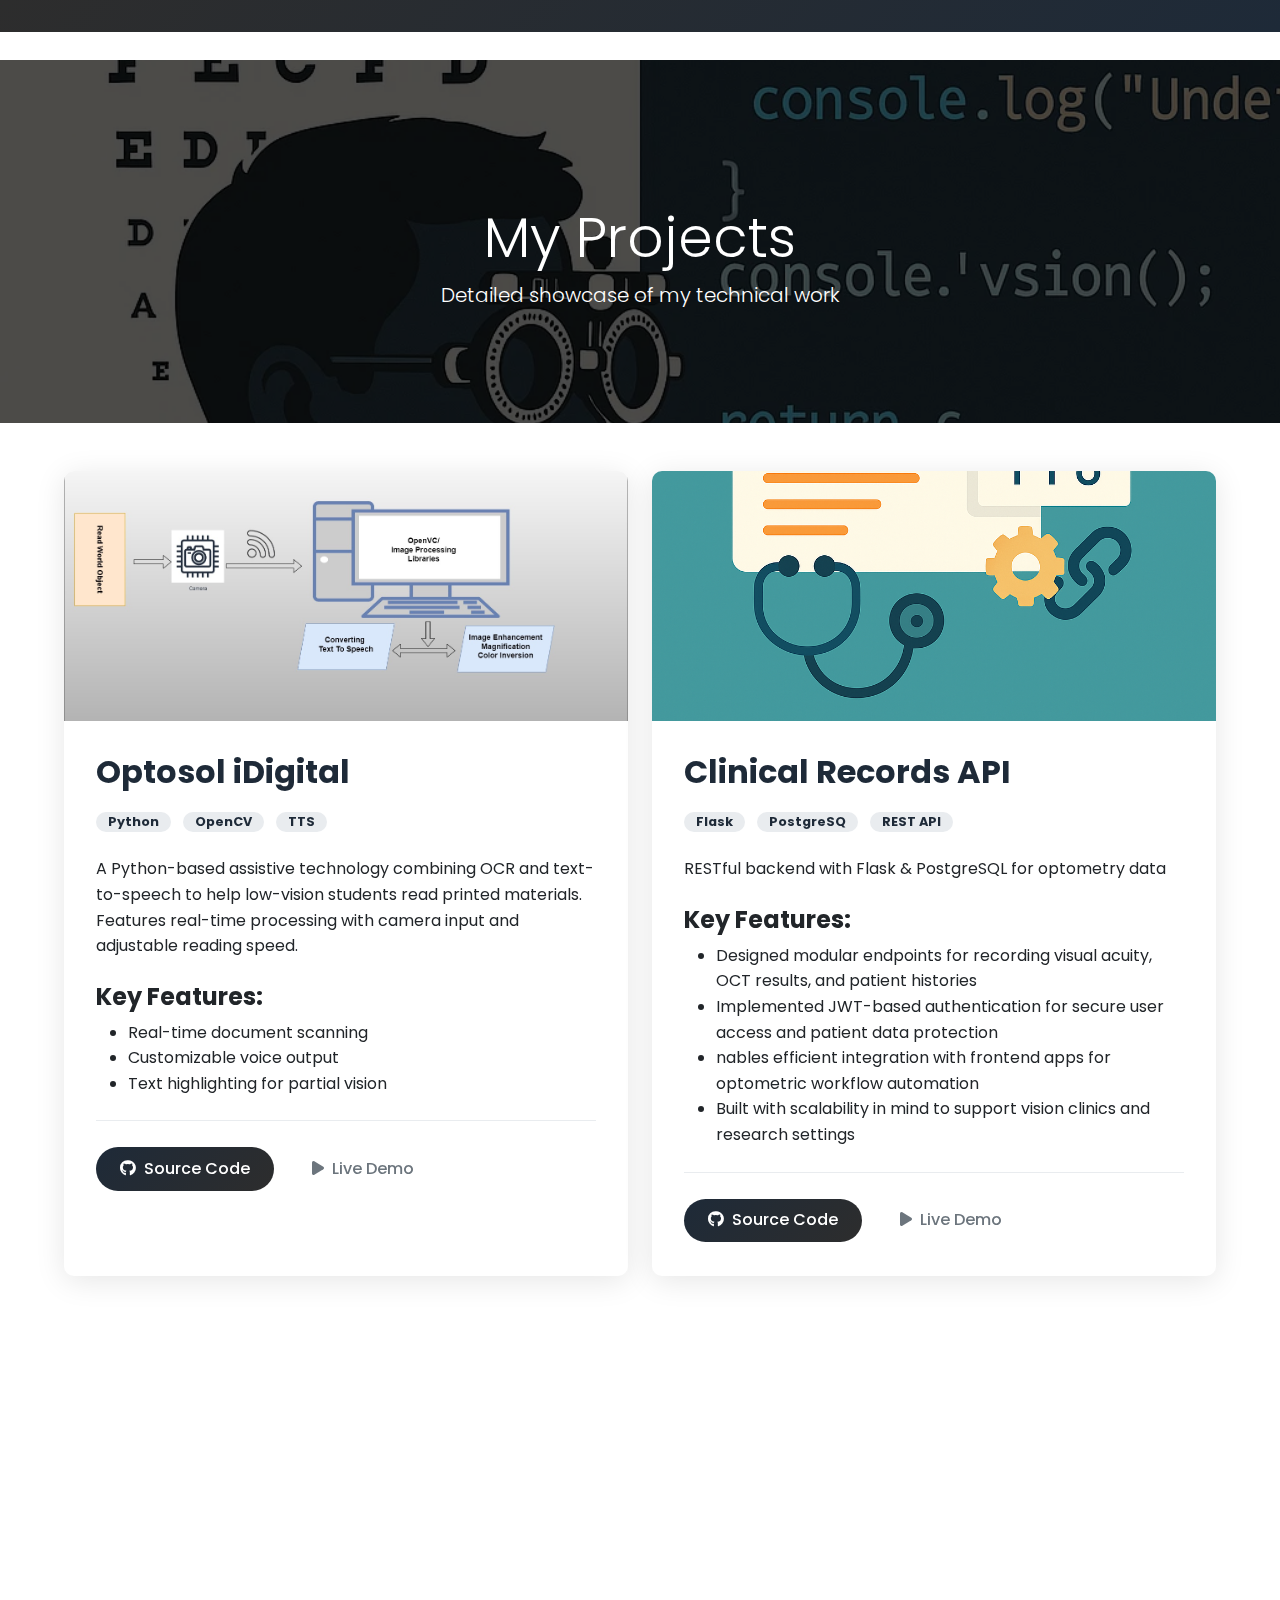
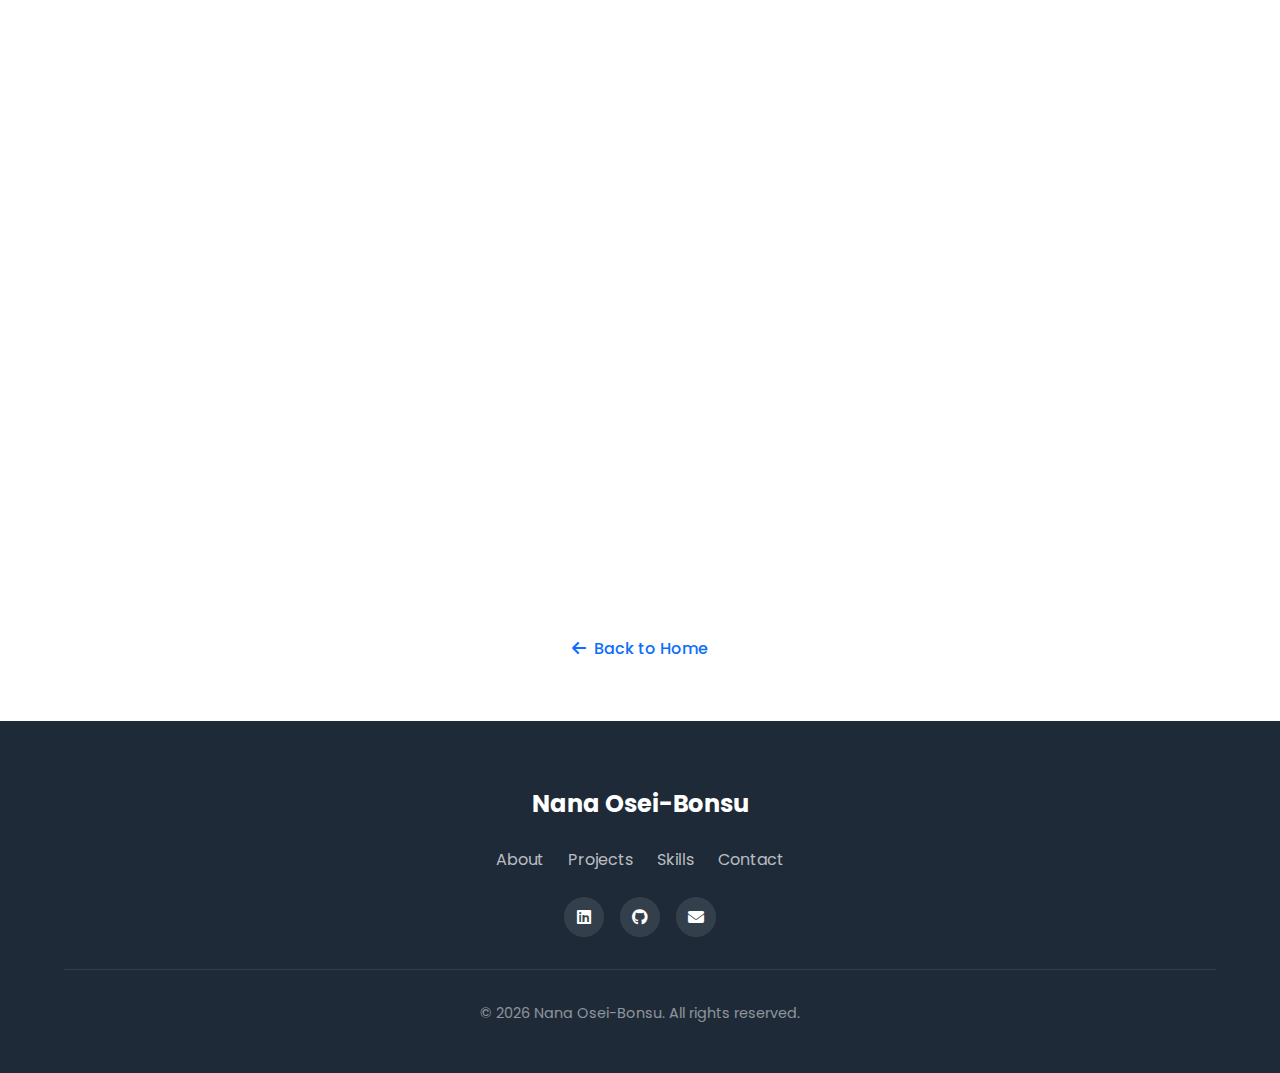
<file: projects.html>
<!DOCTYPE html>
<html lang="en">
<head>
  <!-- Same head content as index.html -->
  <title>Nana Osei-Bonsu | Projects</title>
  <!-- Bootstrap CSS -->
  <link href="https://cdn.jsdelivr.net/npm/bootstrap@5.3.0/dist/css/bootstrap.min.css" rel="stylesheet">
  
  <!-- Font Awesome -->
  <link rel="stylesheet" href="https://cdnjs.cloudflare.com/ajax/libs/font-awesome/6.4.0/css/all.min.css">
  
  <!-- Google Fonts -->
  <link href="https://fonts.googleapis.com/css2?family=Poppins:wght@300;400;500;600;700&family=Roboto:wght@300;400;500&display=swap" rel="stylesheet">
  
  <!-- AOS Animation -->
  <link href="https://unpkg.com/aos@2.3.1/dist/aos.css" rel="stylesheet">

  <link rel="preload" href="images/programming_fusion.png" as="image">
  <!-- Custom CSS -->
  <link href="css/styles.css" rel="stylesheet">
</head>
<body>
  <!-- Reuse your navbar from index.html -->
  <nav class="navbar navbar-expand-lg navbar-dark fixed-top">
    <!-- Copy-paste your existing navbar -->
  </nav>

  <!-- Projects Header -->
  <header class="projects-header"
   style="background: linear-gradient(rgba(0,0,0,0.7)), 
                url('images/optometry_fusion.png') center/cover;">
    <div class="container text-center py-5">
      <h1 class="display-4">My Projects</h1>
      <p class="lead">Detailed showcase of my technical work</p>
    </div>
  </header>

  <!-- Expanded Projects Section -->
  <section class="container py-5">
    <div class="row">
      <!-- Project 1 (Expanded Version) -->
      <div class="col-lg-6 mb-5" data-aos="fade-up">
        <div class="card project-card-lg">
          <img src="images/optosol.jpg" class="card-img-top" alt="Optosol iDigital">
          <div class="card-body">
            <h2>Optosol iDigital</h2>
            <div class="tech-tags mb-3">
              <span class="badge">Python</span>
              <span class="badge">OpenCV</span>
              <span class="badge">TTS</span>
            </div>
            <p class="card-text">
              A Python-based assistive technology combining OCR and text-to-speech to help low-vision students read printed materials. Features real-time processing with camera input and adjustable reading speed.
            </p>
            <h4 class="mt-4">Key Features:</h4>
            <ul>
              <li>Real-time document scanning</li>
              <li>Customizable voice output</li>
              <li>Text highlighting for partial vision</li>
            </ul>
            <div class="project-links mt-4">
              <a href="https://github.com/nobbonsu/optosol-idigital" class="btn btn-primary me-2">
                <i class="fab fa-github me-1"></i> Source Code
              </a>
              <a href="#" class="btn btn-outline-secondary">
                <i class="fas fa-play me-1"></i> Live Demo
              </a>
            </div>
          </div>
        </div>
      </div>

      <!-- Project 2 -->
      <div class="col-lg-6 mb-5" data-aos="fade-up" data-aos-delay="100">
        <div class="card project-card-lg">
          <img src="images/clinical_api.png" class="card-img-top" alt="Clinical Records API">
          <div class="card-body">
            <h2>Clinical Records API</h2>
            <!-- Similar structure as above -->
             <div class="tech-tags mb-3">
              <span class="badge">Flask</span>
              <span class="badge">PostgreSQ</span>
              <span class="badge">REST API</span>
            </div>
            <p class="card-text">
             RESTful backend with Flask & PostgreSQL for optometry data
            </p>
            <h4 class="mt-4">Key Features:</h4>
            <ul>
              <li>Designed modular endpoints for recording visual acuity, OCT results, and patient histories</li>
              <li>Implemented JWT-based authentication for secure user access and patient data protection</li>
              <li>nables efficient integration with frontend apps for optometric workflow automation</li>
              <li>Built with scalability in mind to support vision clinics and research settings</li>
            </ul>
            <div class="project-links mt-4">
              <a href="https://github.com/nobbonsu/optosol-idigital" class="btn btn-primary me-2">
                <i class="fab fa-github me-1"></i> Source Code
              </a>
              <a href="#" class="btn btn-outline-secondary">
                <i class="fas fa-play me-1"></i> Live Demo
              </a>
            </div>
          </div>
        </div>
      </div>
      <!-- Project 3 -->
      <div class="col-lg-6 mb-5" data-aos="fade-up" data-aos-delay="100">
        <div class="card project-card-lg">
          <img src="images/screening.png" class="card-img-top" alt="Clinical Records API">
          <div class="card-body">
            <h2>Vision Screening Visualizer</h2>
            <!-- Similar structure as above -->
             <div class="tech-tags mb-3">
              <span class="badge">Python</span>
              <span class="badge">Matplotlib</span>
              <span class="badge">Data Viz</span>
            </div>
            <p class="card-text">
             Interactive Python tool for plotting OCT and visual field test results using Matplotlib
            </p>
            <h4 class="mt-4">Key Features:</h4>
            <ul>
              <li>Built for optometrists and researchers to visualize and analyze vision screening data in real time</li>
              <li>Supports structured plots of Optical Coherence Tomography (OCT) outputs and visual field test metrics</li>
              <li>Integrates with document scanners and includes:
                <ul>
                  <li>🧾 Real-time scan processing</li>
                  <li>🗣️ Customizable voice feedback for accessibility</li>
                  <li>🟨 On-screen text highlighting for low vision users</li>
                </ul>
              </li>
            </ul>
            <div class="project-links mt-4">
              <a href="https://github.com/nobbonsu/optosol-idigital" class="btn btn-primary me-2">
                <i class="fab fa-github me-1"></i> Source Code
              </a>
              <a href="#" class="btn btn-outline-secondary">
                <i class="fas fa-play me-1"></i> Live Demo
              </a>
            </div>
          </div>
        </div>
      </div>
      <!-- Project 4 -->
      <div class="col-lg-6 mb-5" data-aos="fade-up" data-aos-delay="100">
        <div class="card project-card-lg">
          <img src="images/web.png" class="card-img-top" alt="Clinical Records API">
          <div class="card-body">
            <h2>Portfolio</h2>
            <!-- Similar structure as above -->
             <div class="tech-tags mb-3">
              <span class="badge">HTML</span>
              <span class="badge">CSS</span>
              <span class="badge">JavaScript</span>
            </div>
            <p class="card-text">
             Responsive, professional portfolio built with HTML, CSS, and Bootstrap showcasing my journey as a Vision Scientist and Backend Developer
            </p>
            <h4 class="mt-4">Key Features:</h4>
            <ul>
              <li>Features dedicated sections for About, Projects, Skills, and Contact</li>
              <li>Embedded elevator pitch, downloadable CV, and GitHub/LinkedIn integration</li>
              <li>Clean, accessible design optimized for mobile and desktop</li>
            </ul>
            <div class="project-links mt-4">
              <a href="https://github.com/oseiBonsu-617/nobbonsu.git" class="btn btn-primary me-2">
                <i class="fab fa-github me-1"></i> Source Code
              </a>
              <a href="#" class="btn btn-outline-secondary">
                <i class="fas fa-play me-1"></i> Live Demo
              </a>
            </div>
          </div>
        </div>
      </div>
    </div>

    <!-- Back to Home Link -->
    <div class="text-center mt-4">
      <a href="index.html" class="btn btn-outline-primary">
        <i class="fas fa-arrow-left me-1"></i> Back to Home
      </a>
    </div>
  </section>

   <!-- Footer -->
  <footer class="footer">
    <div class="container">
      <div class="footer-content">
        <div class="footer-logo">
          <a href="#">Nana Osei-Bonsu</a>
        </div>
        <div class="footer-links">
          <a href="#about">About</a>
          <a href="#projects">Projects</a>
          <a href="#skills">Skills</a>
          <a href="#contact">Contact</a>
        </div>
        <div class="footer-social">
          <a href="https://linkedin.com/in/nana-osei-bonsu-a57189170" target="_blank"><i class="fab fa-linkedin"></i></a>
          <a href="https://github.com/oseiBonsu-617" target="_blank"><i class="fab fa-github"></i></a>
          <a href="mailto:nobbonsu440@gmail.com"><i class="fas fa-envelope"></i></a>
        </div>
      </div>
      <div class="footer-bottom">
        <p>&copy; <span id="year"></span> Nana Osei-Bonsu. All rights reserved.</p>
      </div>
    </div>
  </footer>

  <!-- Back to Top Button -->
  <a href="#" class="back-to-top" data-aos="fade-up"><i class="fas fa-arrow-up"></i></a>

  <!-- JavaScript Libraries -->
  <script src="https://cdn.jsdelivr.net/npm/bootstrap@5.3.0/dist/js/bootstrap.bundle.min.js"></script>
  <script src="https://unpkg.com/aos@2.3.1/dist/aos.js"></script>
  
  <!-- Custom JS -->
  <script src="js/main.js"></script>
  
  <!-- Initialize AOS -->
  <script>
    AOS.init({
      duration: 800,
      easing: 'ease-in-out',
      once: true
    });
    
    // Update copyright year
    document.getElementById('year').textContent = new Date().getFullYear();
  </script>
</body>
</html>
</file>
<file: css/styles.css>
/* Base Styles */
:root {
  --primary: #1e2a38;
  --secondary: 	#2d2d2d;
  --dark: #1e2a38;
  --light: #f8f9fa;
  --gray: #6c757d;
  --light-gray: #e9ecef;
  --success: #28a745;
  --danger: #dc3545;
  --warning: #fd7e14;
  --info: #17a2b8;
}

* {
  margin: 0;
  padding: 0;
  box-sizing: border-box;
}

html {
  scroll-behavior: smooth;
}

body {
  font-family: 'Poppins', sans-serif;
  color: var(--dark);
  line-height: 1.6;
  overflow-x: hidden;
}

h1, h2, h3, h4, h5, h6 {
  font-weight: 700;
  line-height: 1.2;
}

a {
  text-decoration: none;
  color: var(--primary);
  transition: all 0.3s ease;
}

a:hover {
  color: var(--secondary);
}

img {
  max-width: 100%;
  height: auto;
}

.btn {
  display: inline-block;
  padding: 0.6rem 1.5rem;
  border-radius: 50px;
  font-weight: 500;
  transition: all 0.3s ease;
  border: 2px solid transparent;
}

.btn-primary {
  background: linear-gradient(135deg, var(--primary), var(--secondary));
  color: white;
  border: none;
}

.btn-primary:hover {
  background: linear-gradient(135deg, var(--secondary), var(--primary));
  transform: translateY(-3px);
  box-shadow: 0 10px 20px rgba(0, 0, 0, 0.1);
}

.btn-outline-light {
  border-color: white;
  color: white;
}

.btn-outline-light:hover {
  background: white;
  color: var(--primary);
}

.section {
  padding: 6rem 0;
}

.section-title {
  font-size: 2.5rem;
  margin-bottom: 1rem;
  position: relative;
  display: inline-block;
}

.section-title::after {
  content: '';
  position: absolute;
  bottom: -10px;
  left: 0;
  width: 50px;
  height: 4px;
  background: linear-gradient(135deg, var(--primary), var(--secondary));
  border-radius: 2px;
}

.section-subtitle {
  color: var(--gray);
  font-size: 1.1rem;
}

.bg-light {
  background-color: var(--light);
}

.container {
  width: 100%;
  max-width: 1200px;
  margin: 0 auto;
  padding: 0 1.5rem;
}

/* Navigation */
.navbar {
  padding: 1rem 0;
  transition: all 0.3s ease;
  background: linear-gradient(135deg, var(--secondary), var(--primary));
  backdrop-filter: blur(10px);
}

.navbar.scrolled {
  padding: 0.5rem 0;
  box-shadow: 0 5px 20px rgba(0, 0, 0, 0.1);
}

.navbar-brand {
  font-weight: 700;
  font-size: 1.5rem;
}

.nav-link {
  font-weight: 500;
  padding: 0.5rem 1rem !important;
  position: relative;
}

.nav-link::after {
  content: '';
  position: absolute;
  bottom: 0;
  left: 1rem;
  width: 0;
  height: 2px;
  background: var(--primary);
  transition: all 0.3s ease;
}

.nav-link:hover::after {
  width: calc(100% - 2rem);
}

/* Hero Section */
.hero {
  min-height: 100vh;
  display: flex;
  align-items: center;
  background: linear-gradient(135deg, var(--secondary), var(--primary));
  color: white;
  position: relative;
  overflow: hidden;
}

.hero::before {
  content: '';
  position: absolute;
  top: 0;
  left: 0;
  width: 100%;
  height: 100%;
  background: url('../images/hero-bg.jpg') no-repeat center center/cover;
  opacity: 0.1;
  z-index: 0;
}

.hero-content {
  position: relative;
  z-index: 1;
  text-align: center;
}

.hero h1 {
  font-size: 4rem;
  margin-bottom: 1rem;
  text-shadow: 0 2px 5px rgba(0, 0, 0, 0.1);
}

.hero .lead {
  font-size: 1.5rem;
  margin-bottom: 0.5rem;
}

.hero .subtitle {
  font-size: 1.2rem;
  margin-bottom: 2rem;
  opacity: 0.9;
}

.hero-buttons {
  display: flex;
  gap: 1rem;
  justify-content: center;
  margin-top: 2rem;
}

.scroll-down {
  position: absolute;
  bottom: 30px;
  left: 50%;
  transform: translateX(-50%);
  animation: bounce 2s infinite;
}

.scroll-down a {
  color: white;
  font-size: 1.5rem;
}

@keyframes bounce {
  0%, 20%, 50%, 80%, 100% {
    transform: translateY(0) translateX(-50%);
  }
  40% {
    transform: translateY(-20px) translateX(-50%);
  }
  60% {
    transform: translateY(-10px) translateX(-50%);
  }
}

/* About Section */
.about-image {
  position: relative;
  max-width: 400px;
  margin: 0 auto;
}

.image-border {
  position: absolute;
  top: -20px;
  left: -20px;
  width: 100%;
  height: 100%;
  border: 3px solid var(--primary);
  border-radius: 10px;
  z-index: -1;
  transition: all 0.3s ease;
}

.about-image:hover .image-border {
  top: -15px;
  left: -15px;
}

.social-links {
  display: flex;
  gap: 1rem;
  margin-top: 1.5rem;
}

.social-links a {
  display: flex;
  align-items: center;
  justify-content: center;
  width: 40px;
  height: 40px;
  border-radius: 50%;
  background: var(--light-gray);
  color: var(--dark);
  transition: all 0.3s ease;
}

.social-links a:hover {
  background: var(--primary);
  color: white;
  transform: translateY(-3px);
}

/* Projects Section */
.project-card {
  border: none;
  border-radius: 10px;
  overflow: hidden;
  box-shadow: 0 5px 15px rgba(0, 0, 0, 0.05);
  transition: all 0.3s ease;
}

.project-card:hover {
  transform: translateY(-10px);
  box-shadow: 0 15px 30px rgba(0, 0, 0, 0.1);
}

.project-card .card-img-top {
  height: 200px;
  overflow: hidden;
}

.project-card .card-img-top img {
  width: 100%;
  height: 100%;
  object-fit: cover;
  transition: all 0.5s ease;
}

.project-card:hover .card-img-top img {
  transform: scale(1.1);
}

.project-card .card-body {
  padding: 1.5rem;
}

.project-card h3 {
  margin-bottom: 0.5rem;
}

.project-card p {
  color: var(--gray);
  margin-bottom: 1rem;
}

.tech-tags {
  margin-bottom: 1rem;
}

.badge {
  display: inline-block;
  padding: 0.25rem 0.75rem;
  background: var(--light-gray);
  color: var(--dark);
  border-radius: 50px;
  font-size: 0.8rem;
  margin-right: 0.5rem;
  margin-bottom: 0.5rem;
}

/* Skills Section */
.skill-item {
  margin-bottom: 1.5rem;
}

.skill-info {
  display: flex;
  justify-content: space-between;
  margin-bottom: 0.5rem;
}

.progress {
  height: 8px;
  background: var(--light-gray);
  border-radius: 4px;
  overflow: hidden;
}

.progress-bar {
  background: linear-gradient(135deg, var(--primary), var(--secondary));
}

.skill-cloud {
  margin-top: 2rem;
}

.skill-cloud .badge {
  margin: 0.5rem;
  padding: 0.5rem 1rem;
  font-size: 0.9rem;
  transition: all 0.3s ease;
}

.skill-cloud .badge:hover {
  background: linear-gradient(135deg, var(--primary), var(--secondary));
  color: white;
  transform: translateY(-3px);
}

/* Testimonial Section */
.testimonial-section {
  position: relative;
}

.testimonial-card {
  background: white;
  border-radius: 10px;
  padding: 3rem;
  box-shadow: 0 10px 30px rgba(0, 0, 0, 0.05);
  position: relative;
  max-width: 800px;
  margin: 0 auto;
}

.quote-icon {
  position: absolute;
  top: 20px;
  left: 20px;
  font-size: 3rem;
  color: var(--light-gray);
  z-index: 0;
}

.testimonial-card blockquote {
  position: relative;
  z-index: 1;
  font-size: 1.2rem;
  font-style: italic;
  margin-bottom: 1.5rem;
}

.author {
  font-weight: 500;
}

.author p:last-child {
  color: var(--gray);
  font-size: 0.9rem;
}

/* Contact Section */
.contact-info {
  margin-bottom: 2rem;
}

.contact-item {
  display: flex;
  align-items: flex-start;
  margin-bottom: 1.5rem;
}

.contact-item i {
  font-size: 1.5rem;
  color: var(--primary);
  margin-right: 1rem;
  margin-top: 0.3rem;
}

.contact-item h4 {
  margin-bottom: 0.3rem;
}

.contact-form .form-group {
  margin-bottom: 1.5rem;
}

.contact-form .form-control {
  width: 100%;
  padding: 0.75rem 1rem;
  border: 1px solid var(--light-gray);
  border-radius: 5px;
  font-family: 'Poppins', sans-serif;
  transition: all 0.3s ease;
}

.contact-form .form-control:focus {
  border-color: var(--primary);
  box-shadow: 0 0 0 0.2rem rgba(37, 117, 252, 0.25);
}

.contact-form textarea.form-control {
  min-height: 150px;
}

/* Footer */
.footer {
  background: var(--dark);
  color: white;
  padding: 4rem 0 2rem;
}

.footer-content {
  display: flex;
  flex-direction: column;
  align-items: center;
  text-align: center;
  margin-bottom: 2rem;
}

.footer-logo {
  font-size: 1.5rem;
  font-weight: 700;
  margin-bottom: 1.5rem;
}

.footer-logo a {
  color: white;
}

.footer-links {
  display: flex;
  flex-wrap: wrap;
  justify-content: center;
  gap: 1.5rem;
  margin-bottom: 1.5rem;
}

.footer-links a {
  color: rgba(255, 255, 255, 0.7);
}

.footer-links a:hover {
  color: white;
}

.footer-social {
  display: flex;
  gap: 1rem;
}

.footer-social a {
  display: flex;
  align-items: center;
  justify-content: center;
  width: 40px;
  height: 40px;
  border-radius: 50%;
  background: rgba(255, 255, 255, 0.1);
  color: white;
  transition: all 0.3s ease;
}

.footer-social a:hover {
  background: var(--primary);
  transform: translateY(-3px);
}

.footer-bottom {
  text-align: center;
  padding-top: 2rem;
  border-top: 1px solid rgba(255, 255, 255, 0.1);
  color: rgba(255, 255, 255, 0.5);
  font-size: 0.9rem;
}

/* Back to Top Button */
.back-to-top {
  position: fixed;
  bottom: 20px;
  right: 20px;
  width: 50px;
  height: 50px;
  border-radius: 50%;
  background: linear-gradient(135deg, var(--primary), var(--secondary));
  color: white;
  display: flex;
  align-items: center;
  justify-content: center;
  font-size: 1.2rem;
  box-shadow: 0 5px 20px rgba(0, 0, 0, 0.1);
  opacity: 0;
  visibility: hidden;
  transition: all 0.3s ease;
  z-index: 999;
}

.back-to-top.active {
  opacity: 1;
  visibility: visible;
}

.back-to-top:hover {
  transform: translateY(-5px);
}

/* Responsive Styles */
@media (max-width: 992px) {
  .hero h1 {
    font-size: 3rem;
  }
  
  .hero .lead {
    font-size: 1.3rem;
  }
}

@media (max-width: 768px) {
  .section {
    padding: 4rem 0;
  }
  
  .hero h1 {
    font-size: 2.5rem;
  }
  
  .hero-buttons {
    flex-direction: column;
    align-items: center;
  }
  
  .hero-buttons .btn {
    width: 100%;
    max-width: 250px;
    margin-bottom: 1rem;
  }
  
  .about-image {
    margin-top: 3rem;
  }
  
  .contact-info {
    margin-bottom: 3rem;
  }
}

@media (max-width: 576px) {
  .hero h1 {
    font-size: 2rem;
  }
  
  .hero .lead {
    font-size: 1.1rem;
  }
  
  .section-title {
    font-size: 2rem;
  }
  
  .testimonial-card {
    padding: 2rem 1.5rem;
  }
}

/* Projects Page Specific Styles */
.projects-header {
  background: linear-gradient(135deg, var(--primary), var(--secondary));
  color: white;
  padding: 6rem 0 3rem;
  margin-top: 60px; /* Offset for fixed navbar */
}

.project-card-lg {
  border: none;
  border-radius: 10px;
  overflow: hidden;
  box-shadow: 0 5px 30px rgba(0, 0, 0, 0.1);
  transition: all 0.3s ease;
  height: 100%;
}

.project-card-lg:hover {
  transform: translateY(-5px);
  box-shadow: 0 15px 40px rgba(0, 0, 0, 0.15);
}

.project-card-lg .card-img-top {
  height: 250px;
  object-fit: cover;
}

.project-card-lg .card-body {
  padding: 2rem;
}

.project-card-lg h2 {
  color: var(--dark);
  margin-bottom: 1rem;
}

.project-links {
  border-top: 1px solid var(--light-gray);
  padding-top: 1.5rem;
}

/* Video Container Styles - Added to existing CSS */
.video-container {
  border-radius: 10px;
  overflow: hidden;
  box-shadow: 0 10px 30px rgba(0,0,0,0.1);
  margin: 1.5rem 0;
  background: #000; /* For loading background */
}

.video-container iframe {
  display: block;
}

/* Responsive tweaks for existing about section */
@media (max-width: 767px) {
  .about-image {
    margin-top: 2rem;
  }
}
</file>
